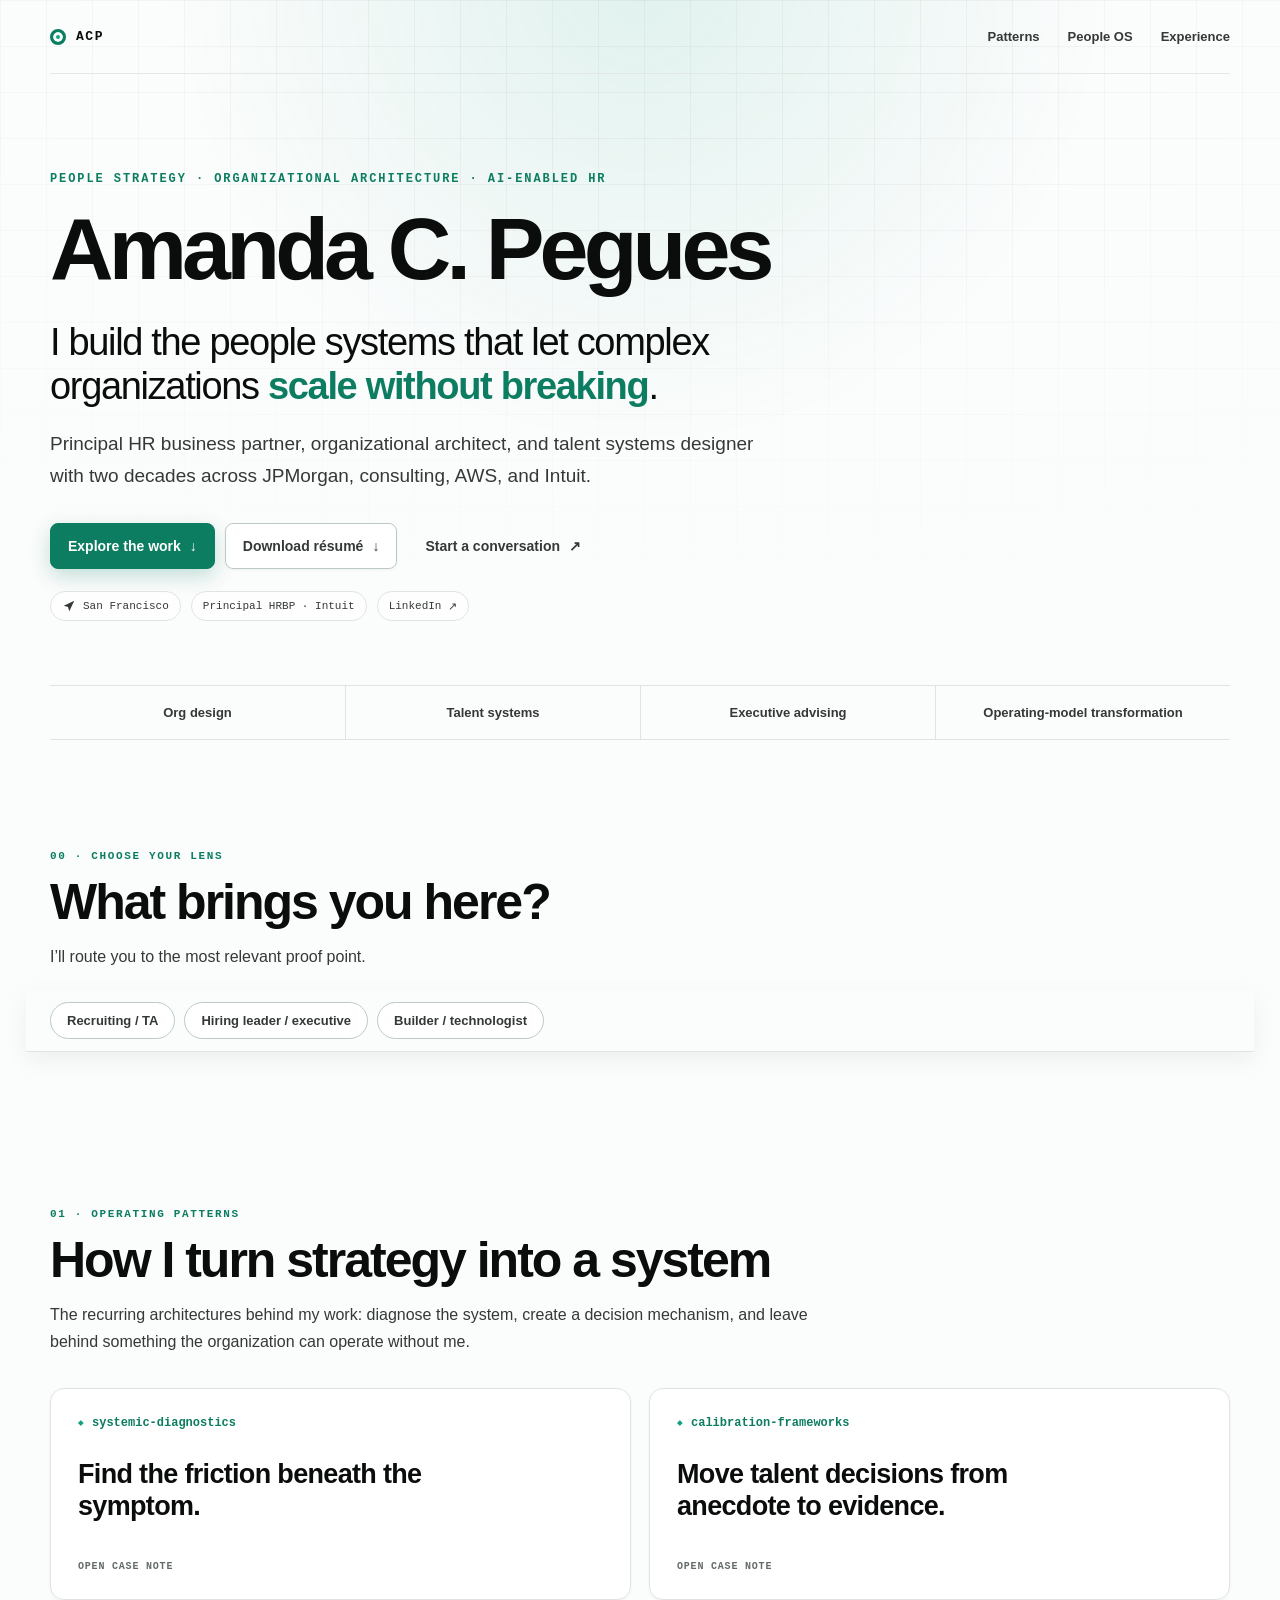
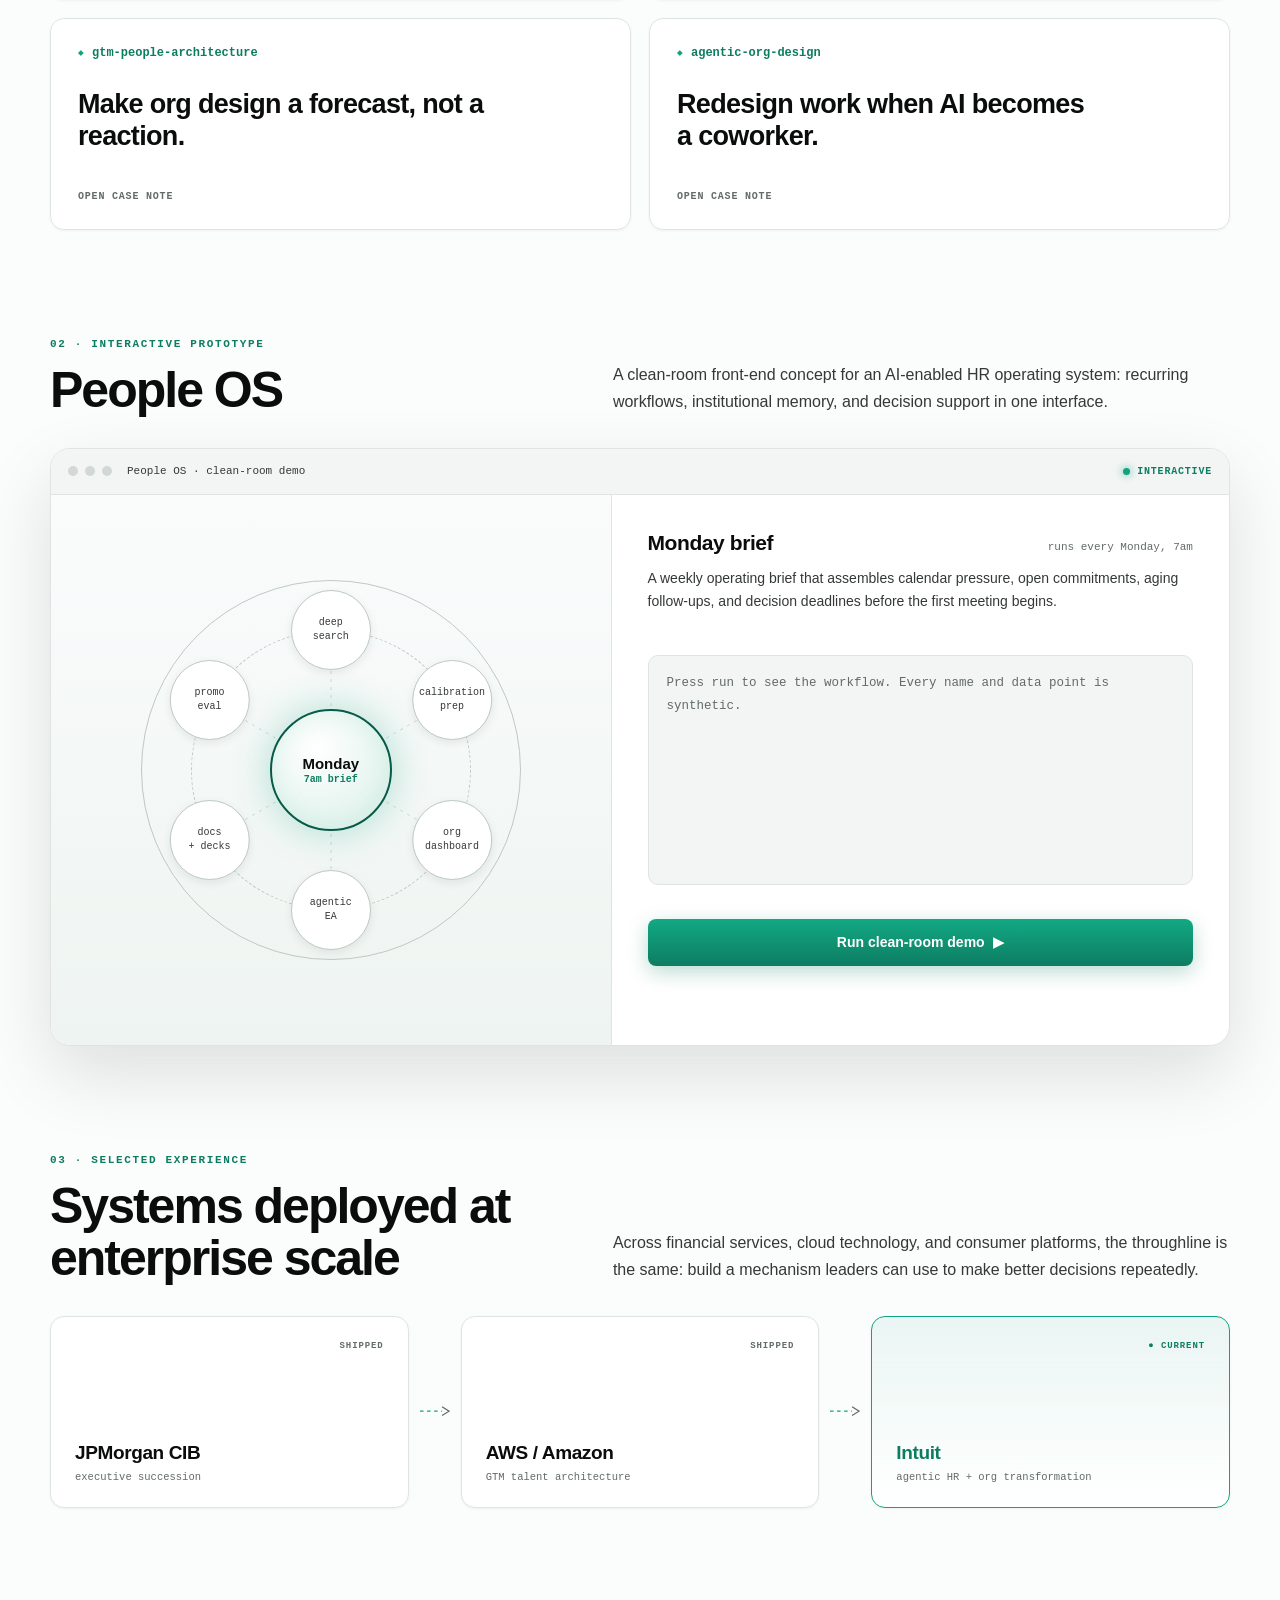
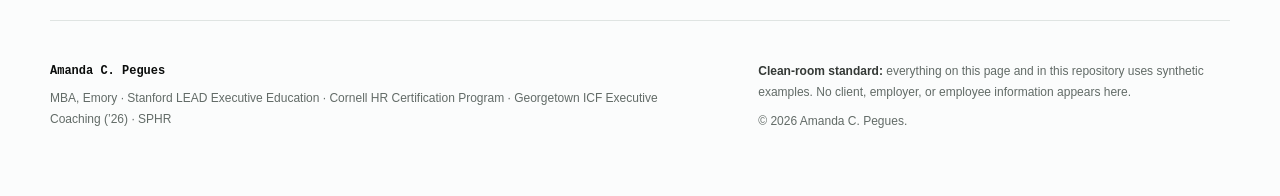
<file: index.html>
<!DOCTYPE html>
<html lang="en">
<head>
  <meta charset="utf-8">
  <meta name="viewport" content="width=device-width, initial-scale=1">
  <meta name="description" content="Amanda C. Pegues is a principal HR business partner, organizational architect, and talent systems designer who builds people systems that scale.">
  <meta name="theme-color" content="#0d8a6a">
  <meta name="referrer" content="strict-origin-when-cross-origin">

  <meta property="og:title" content="Amanda C. Pegues · People OS">
  <meta property="og:description" content="People strategy, organizational architecture, talent systems, and an interactive clean-room People OS prototype.">
  <meta property="og:type" content="website">
  <meta property="og:image" content="assets/og-card.png">
  <meta property="og:image:width" content="1200">
  <meta property="og:image:height" content="630">
  <meta property="og:image:alt" content="Amanda C. Pegues — building people systems that scale without breaking">

  <meta name="twitter:card" content="summary_large_image">
  <meta name="twitter:title" content="Amanda C. Pegues · People OS">
  <meta name="twitter:description" content="People strategy, organizational architecture, talent systems, and an interactive People OS prototype.">
  <meta name="twitter:image" content="assets/og-card.png">

  <title>Amanda C. Pegues · People OS</title>
  <link rel="icon" href="assets/favicon.svg" type="image/svg+xml">
  <link rel="stylesheet" href="styles.css">
  <script src="script.js" defer></script>

  <script type="application/ld+json">
  {
    "@context": "https://schema.org",
    "@type": "Person",
    "name": "Amanda C. Pegues",
    "jobTitle": "Principal HR Business Partner and Organizational Architect",
    "description": "People strategy leader and talent systems designer who builds the operating systems that help organizations scale.",
    "email": "mailto:amanda.pegues@gmail.com",
    "address": {
      "@type": "PostalAddress",
      "addressLocality": "San Francisco",
      "addressRegion": "CA",
      "addressCountry": "US"
    },
    "sameAs": [
      "https://www.linkedin.com/in/amandacpegues"
    ],
    "worksFor": {
      "@type": "Organization",
      "name": "Intuit"
    }
  }
  </script>

  <!-- Optional privacy-friendly analytics:
  <script data-goatcounter="https://YOURCODE.goatcounter.com/count" async src="https://gc.zgo.at/count.js"></script>
  -->
</head>
<body>
  <a class="skip-link" href="#main-content">Skip to main content</a>
  <div class="grid-bg" aria-hidden="true"></div>
  <div class="aurora" aria-hidden="true"></div>

  <div class="site-shell">
    <nav class="top-nav" aria-label="Primary navigation">
      <a class="wordmark" href="#top" aria-label="Amanda C. Pegues, home">
        <span class="wordmark-mark" aria-hidden="true"></span>
        <span>ACP</span>
      </a>
      <div class="top-nav-links">
        <a href="#patterns">Patterns</a>
        <a href="#peopleos">People OS</a>
        <a href="#history">Experience</a>
      </div>
    </nav>

    <header id="top" class="hero">
      <p class="kicker">People strategy · organizational architecture · AI-enabled HR</p>
      <h1>Amanda C. Pegues</h1>
      <p class="tagline">I build the people systems that let complex organizations <em>scale without breaking</em>.</p>
      <p class="subline">Principal HR business partner, organizational architect, and talent systems designer with two decades across JPMorgan, consulting, AWS, and Intuit.</p>

      <div class="hero-actions" role="group" aria-label="Contact and profile links">
        <a class="button button-primary" href="#patterns">Explore the work <span aria-hidden="true">↓</span></a>
        <a class="button" href="assets/resume.pdf" download data-resume data-track="resume-download">Download résumé <span aria-hidden="true">↓</span></a>
        <a class="button button-quiet" href="mailto:amanda.pegues@gmail.com?subject=People%20leadership%20conversation">Start a conversation <span aria-hidden="true">↗</span></a>
      </div>

      <div class="profile-meta">
        <span class="meta-chip">
          <svg viewBox="0 0 24 24" width="14" height="14" aria-hidden="true"><path d="M3 11.5 21 3l-8.5 18-2.2-7.3L3 11.5z" fill="currentColor"/></svg>
          San Francisco
        </span>
        <span class="meta-chip">Principal HRBP · Intuit</span>
        <a class="meta-chip" href="https://www.linkedin.com/in/amandacpegues" target="_blank" rel="noopener noreferrer" data-track="linkedin">LinkedIn <span aria-hidden="true">↗</span></a>
      </div>

      <ul class="capability-strip">
        <li>Org design</li>
        <li>Talent systems</li>
        <li>Executive advising</li>
        <li>Operating-model transformation</li>
      </ul>
    </header>

    <main id="main-content">
      <section class="router-section" aria-labelledby="router-heading">
        <div class="section-intro compact">
          <p class="section-number">00 · Choose your lens</p>
          <h2 id="router-heading">What brings you here?</h2>
          <p>I’ll route you to the most relevant proof point.</p>
        </div>

        <div id="navSentinel" aria-hidden="true"></div>
        <div class="router-nav" id="routerNav">
          <div class="router-buttons" id="routerBtns" role="group" aria-label="Choose a visitor type">
            <button class="router-button" type="button" data-route="recruiting" aria-pressed="false">Recruiting / TA</button>
            <button class="router-button" type="button" data-route="people-leader" aria-pressed="false">Hiring leader / executive</button>
            <button class="router-button" type="button" data-route="engineer" aria-pressed="false">Builder / technologist</button>
          </div>
        </div>
        <p class="router-output" id="routerOut" aria-live="polite"></p>
      </section>

      <section id="patterns" class="reveal" aria-labelledby="patterns-heading">
        <div class="section-intro">
          <p class="section-number">01 · Operating patterns</p>
          <h2 id="patterns-heading">How I turn strategy into a system</h2>
          <p>The recurring architectures behind my work: diagnose the system, create a decision mechanism, and leave behind something the organization can operate without me.</p>
        </div>

        <div class="pattern-grid" id="cards">
          <details class="pattern-card" data-card="diag">
            <summary>
              <span class="pattern-code">systemic-diagnostics</span>
              <span class="pattern-title">Find the friction beneath the symptom.</span>
              <span class="pattern-hint" aria-hidden="true">Open case note</span>
            </summary>
            <div class="pattern-proof">
              <p class="proof-label">In practice</p>
              <p>An enterprise velocity toolkit adopted across business units: diagnostic interviews, friction heat maps, and intervention playbooks codified so any HRBP could run the method without me in the room.</p>
            </div>
          </details>

          <details class="pattern-card" data-card="calib">
            <summary>
              <span class="pattern-code">calibration-frameworks</span>
              <span class="pattern-title">Move talent decisions from anecdote to evidence.</span>
              <span class="pattern-hint" aria-hidden="true">Open case note</span>
            </summary>
            <div class="pattern-proof">
              <p class="proof-label">In practice</p>
              <p>A predictive calibration dashboard replacing biannual spreadsheet rituals, so leaders walk into talent reviews with trend lines, flight-risk signals, and succession depth already surfaced.</p>
            </div>
          </details>

          <details class="pattern-card" data-card="gtm">
            <summary>
              <span class="pattern-code">gtm-people-architecture</span>
              <span class="pattern-title">Make org design a forecast, not a reaction.</span>
              <span class="pattern-hint" aria-hidden="true">Open case note</span>
            </summary>
            <div class="pattern-proof">
              <p class="proof-label">In practice</p>
              <p>A multi-year talent roadmap built with a Sales SVP: headcount shape, leadership bench, and skill mix modeled against the revenue plan instead of trailing it.</p>
            </div>
          </details>

          <details class="pattern-card" data-card="agentic">
            <summary>
              <span class="pattern-code">agentic-org-design</span>
              <span class="pattern-title">Redesign work when AI becomes a coworker.</span>
              <span class="pattern-hint" aria-hidden="true">Open case note</span>
            </summary>
            <div class="pattern-proof">
              <p class="proof-label">In practice</p>
              <p>Steering enterprise change readiness as HR goes agentic: redesigning roles, decision rights, and skill paths for organizations where human + AI teams become a standard unit of work.</p>
            </div>
          </details>
        </div>
      </section>

      <section id="peopleos" class="reveal" aria-labelledby="peopleos-heading">
        <div class="section-intro split-intro">
          <div>
            <p class="section-number">02 · Interactive prototype</p>
            <h2 id="peopleos-heading">People OS</h2>
          </div>
          <p>A clean-room front-end concept for an AI-enabled HR operating system: recurring workflows, institutional memory, and decision support in one interface.</p>
        </div>

        <div class="os-shell">
          <div class="os-bar">
            <span class="window-dot" aria-hidden="true"></span>
            <span class="window-dot" aria-hidden="true"></span>
            <span class="window-dot" aria-hidden="true"></span>
            <span class="os-title">People OS · clean-room demo</span>
            <span class="prototype-label"><i aria-hidden="true"></i>INTERACTIVE</span>
          </div>

          <div class="orbit-pane">
            <p class="sr-only">Choose an automation model. The diagram rotates visually, but every model is keyboard accessible.</p>
            <div class="orbit" id="orbit">
              <div class="ring ring-inner" aria-hidden="true"></div>
              <div class="ring ring-outer" aria-hidden="true"></div>
              <div class="spinner" id="spinner">
                <svg class="spokes" viewBox="0 0 380 380" aria-hidden="true">
                  <line x1="190" y1="190" x2="190" y2="50"></line>
                  <line x1="190" y1="190" x2="311.24" y2="120"></line>
                  <line x1="190" y1="190" x2="311.24" y2="260"></line>
                  <line x1="190" y1="190" x2="190" y2="330"></line>
                  <line x1="190" y1="190" x2="68.76" y2="260"></line>
                  <line x1="190" y1="190" x2="68.76" y2="120"></line>
                </svg>

                <div class="node node-1"><button class="node-button" type="button" data-model="deep-search"><span>deep</span><span>search</span></button></div>
                <div class="node node-2"><button class="node-button" type="button" data-model="calibration-prep"><span>calibration</span><span>prep</span></button></div>
                <div class="node node-3"><button class="node-button" type="button" data-model="org-dashboard"><span>org</span><span>dashboard</span></button></div>
                <div class="node node-4"><button class="node-button" type="button" data-model="agentic-ea"><span>agentic</span><span>EA</span></button></div>
                <div class="node node-5"><button class="node-button" type="button" data-model="docs-decks"><span>docs</span><span>+ decks</span></button></div>
                <div class="node node-6"><button class="node-button" type="button" data-model="promo-eval"><span>promo</span><span>eval</span></button></div>
              </div>

              <button class="core-button" id="coreNode" type="button" data-model="monday-brief">
                <strong>Monday</strong>
                <span>7am brief</span>
              </button>
            </div>
          </div>

          <div class="console">
            <div class="console-head">
              <h3 class="model-name" id="modelName">Monday brief</h3>
              <p class="model-cadence" id="modelCadence">runs every Monday, 7am</p>
            </div>
            <p class="model-description" id="modelDesc"></p>
            <div class="log" id="log" role="log" aria-label="Demo run log" aria-live="off"></div>
            <p class="sr-only" id="runStatus" aria-live="polite"></p>
            <div class="artifact" id="artifact" aria-live="polite"></div>
            <button class="execute-button" id="execBtn" type="button" aria-controls="log artifact">Run clean-room demo <span aria-hidden="true">▶</span></button>
          </div>
        </div>
      </section>

      <section id="history" class="reveal" aria-labelledby="history-heading">
        <div class="section-intro split-intro">
          <div>
            <p class="section-number">03 · Selected experience</p>
            <h2 id="history-heading">Systems deployed at enterprise scale</h2>
          </div>
          <p>Across financial services, cloud technology, and consumer platforms, the throughline is the same: build a mechanism leaders can use to make better decisions repeatedly.</p>
        </div>

        <div class="deployment-pipeline">
          <details class="deployment-card">
            <summary>
              <span class="deployment-status">SHIPPED</span>
              <span class="deployment-name">JPMorgan CIB</span>
              <span class="deployment-tag">executive succession</span>
            </summary>
            <p>Built the CEO Strategic Leadership Forum: succession architecture for the top of the house, at global investment-bank scale.</p>
          </details>

          <span class="pipeline-arrow" aria-hidden="true">
            <svg viewBox="0 0 34 14"><line x1="0" y1="7" x2="25" y2="7"></line><path d="M25 2 33 7l-8 5"></path></svg>
          </span>

          <details class="deployment-card">
            <summary>
              <span class="deployment-status">SHIPPED</span>
              <span class="deployment-name">AWS / Amazon</span>
              <span class="deployment-tag">GTM talent architecture</span>
            </summary>
            <p>A CEO-sponsored technical talent initiative: a greenfield system for finding and growing builder talent across the go-to-market organization.</p>
          </details>

          <span class="pipeline-arrow" aria-hidden="true">
            <svg viewBox="0 0 34 14"><line x1="0" y1="7" x2="25" y2="7"></line><path d="M25 2 33 7l-8 5"></path></svg>
          </span>

          <details class="deployment-card current">
            <summary>
              <span class="deployment-status">● CURRENT</span>
              <span class="deployment-name">Intuit</span>
              <span class="deployment-tag">agentic HR + org transformation</span>
            </summary>
            <p>Principal HRBP partnership across multiple VP portfolios: predictive calibration, large-scale organizational integration, and HR’s shift toward agentic workflows.</p>
          </details>
        </div>
      </section>
    </main>

    <footer class="site-footer">
      <div>
        <p class="footer-name">Amanda C. Pegues</p>
        <p>MBA, Emory · Stanford LEAD Executive Education · Cornell HR Certification Program · Georgetown ICF Executive Coaching (’26) · SPHR</p>
      </div>
      <div class="footer-note">
        <p><strong>Clean-room standard:</strong> everything on this page and in this repository uses synthetic examples. No client, employer, or employee information appears here.</p>
        <p>© <span id="year">2026</span> Amanda C. Pegues.</p>
      </div>
    </footer>
  </div>

  <noscript>
    <div class="noscript-note">The case studies remain available, but the People OS demo requires JavaScript.</div>
  </noscript>
</body>
</html>
</file>
<file: styles.css>
:root {
  --bg: #fbfcfc;
  --panel: #ffffff;
  --surface: #f3f5f4;
  --surface-2: #e9eeec;
  --border: #dfe4e2;
  --border-strong: #bdc9c4;
  --teal: #0d7d62;
  --teal-bright: #10a37f;
  --teal-deep: #075a47;
  --teal-soft: rgba(16, 163, 127, 0.09);
  --text: #0b0d0c;
  --text-secondary: #343936;
  --text-muted: #626b67;
  --shadow-sm: 0 1px 3px rgba(10, 24, 19, 0.05);
  --shadow-md: 0 12px 30px rgba(10, 24, 19, 0.09);
  --shadow-lg: 0 28px 72px rgba(10, 24, 19, 0.12);
  --radius-sm: 8px;
  --radius-md: 14px;
  --radius-lg: 20px;
  --mono: "SFMono-Regular", "Cascadia Code", "Roboto Mono", Consolas, monospace;
  --sans: Inter, ui-sans-serif, -apple-system, BlinkMacSystemFont, "Segoe UI", sans-serif;
  color-scheme: light;
}

* {
  box-sizing: border-box;
  margin: 0;
  padding: 0;
}

html {
  scroll-behavior: smooth;
}

body {
  min-width: 320px;
  overflow-x: hidden;
  background: var(--bg);
  color: var(--text);
  font-family: var(--sans);
  -webkit-font-smoothing: antialiased;
  text-rendering: optimizeLegibility;
}

button,
a {
  -webkit-tap-highlight-color: transparent;
}

button,
summary {
  font: inherit;
}

button {
  color: inherit;
}

a {
  color: inherit;
}

:focus-visible {
  outline: 3px solid rgba(16, 163, 127, 0.4);
  outline-offset: 4px;
}

::selection {
  background: rgba(16, 163, 127, 0.2);
}

.skip-link {
  position: fixed;
  top: 12px;
  left: 12px;
  z-index: 999;
  transform: translateY(-160%);
  border-radius: 6px;
  background: var(--text);
  color: #fff;
  padding: 10px 14px;
  text-decoration: none;
  transition: transform 0.2s ease;
}

.skip-link:focus {
  transform: translateY(0);
}

.sr-only {
  position: absolute !important;
  width: 1px !important;
  height: 1px !important;
  padding: 0 !important;
  margin: -1px !important;
  overflow: hidden !important;
  clip: rect(0, 0, 0, 0) !important;
  white-space: nowrap !important;
  border: 0 !important;
}

.grid-bg {
  position: fixed;
  inset: 0;
  z-index: -2;
  pointer-events: none;
  background-image:
    linear-gradient(rgba(11, 13, 12, 0.038) 1px, transparent 1px),
    linear-gradient(90deg, rgba(11, 13, 12, 0.038) 1px, transparent 1px);
  background-size: 46px 46px;
  mask-image: radial-gradient(ellipse 92% 68% at 50% 0%, #000 30%, transparent 100%);
  -webkit-mask-image: radial-gradient(ellipse 92% 68% at 50% 0%, #000 30%, transparent 100%);
}

.aurora {
  position: fixed;
  top: -560px;
  left: 50%;
  z-index: -1;
  width: 1080px;
  height: 1080px;
  transform: translateX(-50%);
  border-radius: 50%;
  background: radial-gradient(circle, rgba(16, 163, 127, 0.11) 0%, transparent 61%);
  pointer-events: none;
  animation: breathe 9s ease-in-out infinite;
}

.site-shell {
  width: min(1180px, calc(100% - 48px));
  margin: 0 auto;
}

.top-nav {
  display: flex;
  align-items: center;
  justify-content: space-between;
  min-height: 74px;
  border-bottom: 1px solid rgba(223, 228, 226, 0.8);
}

.wordmark {
  display: inline-flex;
  align-items: center;
  gap: 10px;
  font-family: var(--mono);
  font-size: 13px;
  font-weight: 700;
  letter-spacing: 0.12em;
  text-decoration: none;
}

.wordmark-mark {
  width: 16px;
  height: 16px;
  border: 3px solid var(--teal);
  border-radius: 50%;
  box-shadow: inset 0 0 0 3px var(--bg);
  background: var(--teal-bright);
}

.top-nav-links {
  display: flex;
  gap: 28px;
}

.top-nav-links a {
  color: var(--text-secondary);
  font-size: 13px;
  font-weight: 600;
  text-decoration: none;
  transition: color 0.2s ease;
}

.top-nav-links a:hover {
  color: var(--teal);
}

.hero {
  padding: 98px 0 38px;
}

.kicker,
.section-number,
.pattern-code,
.proof-label,
.model-cadence,
.deployment-status,
.deployment-tag,
.prototype-label {
  font-family: var(--mono);
}

.kicker {
  color: var(--teal);
  font-size: 12px;
  font-weight: 700;
  letter-spacing: 0.16em;
  text-transform: uppercase;
}

h1 {
  max-width: 900px;
  margin-top: 20px;
  font-size: clamp(46px, 8vw, 88px);
  font-weight: 720;
  letter-spacing: -0.055em;
  line-height: 0.98;
}

.tagline {
  max-width: 840px;
  margin-top: 28px;
  font-size: clamp(23px, 3.4vw, 38px);
  font-weight: 520;
  letter-spacing: -0.035em;
  line-height: 1.16;
}

.tagline em {
  color: var(--teal);
  font-style: normal;
  font-weight: 680;
}

.subline {
  max-width: 720px;
  margin-top: 20px;
  color: var(--text-secondary);
  font-size: clamp(16px, 1.7vw, 19px);
  line-height: 1.65;
}

.hero-actions {
  display: flex;
  flex-wrap: wrap;
  gap: 10px;
  margin-top: 32px;
}

.button {
  display: inline-flex;
  align-items: center;
  justify-content: center;
  gap: 9px;
  min-height: 46px;
  border: 1px solid var(--border-strong);
  border-radius: var(--radius-sm);
  background: rgba(255, 255, 255, 0.84);
  color: var(--text-secondary);
  padding: 11px 17px;
  font-size: 14px;
  font-weight: 650;
  text-decoration: none;
  box-shadow: var(--shadow-sm);
  transition: transform 0.18s ease, border-color 0.18s ease, box-shadow 0.18s ease, background 0.18s ease;
}

.button:hover {
  transform: translateY(-2px);
  border-color: var(--teal);
  box-shadow: 0 8px 18px rgba(10, 24, 19, 0.09);
}

.button-primary {
  border-color: var(--teal);
  background: var(--teal);
  color: #fff;
  box-shadow: 0 7px 20px rgba(13, 125, 98, 0.24);
}

.button-primary:hover {
  background: var(--teal-deep);
  color: #fff;
}

.button-quiet {
  border-color: transparent;
  background: transparent;
  box-shadow: none;
}

.profile-meta {
  display: flex;
  flex-wrap: wrap;
  gap: 10px;
  margin-top: 22px;
}

.meta-chip {
  display: inline-flex;
  align-items: center;
  gap: 7px;
  border: 1px solid var(--border);
  border-radius: 999px;
  background: rgba(255, 255, 255, 0.62);
  color: var(--text-secondary);
  padding: 7px 11px;
  font-family: var(--mono);
  font-size: 11px;
  text-decoration: none;
}

.capability-strip {
  display: grid;
  grid-template-columns: repeat(4, 1fr);
  margin-top: 64px;
  list-style: none;
  border-top: 1px solid var(--border);
  border-bottom: 1px solid var(--border);
}

.capability-strip li {
  padding: 19px 14px;
  color: var(--text-secondary);
  font-size: 13px;
  font-weight: 650;
  text-align: center;
}

.capability-strip li + li {
  border-left: 1px solid var(--border);
}

main section {
  padding-top: 108px;
  scroll-margin-top: 94px;
}

.router-section {
  padding-top: 72px;
}

.section-intro {
  max-width: 800px;
  margin-bottom: 32px;
}

.section-intro.compact {
  margin-bottom: 20px;
}

.section-number {
  margin-bottom: 14px;
  color: var(--teal);
  font-size: 11px;
  font-weight: 700;
  letter-spacing: 0.15em;
  text-transform: uppercase;
}

h2 {
  font-size: clamp(31px, 4.2vw, 50px);
  font-weight: 700;
  letter-spacing: -0.04em;
  line-height: 1.04;
}

.section-intro > p:last-child,
.split-intro > p {
  margin-top: 15px;
  color: var(--text-secondary);
  font-size: 16px;
  line-height: 1.7;
}

.split-intro {
  display: grid;
  grid-template-columns: minmax(280px, 0.9fr) minmax(320px, 1.1fr);
  gap: 58px;
  max-width: none;
  align-items: end;
}

.split-intro > p {
  margin-top: 0;
}

.router-nav {
  position: sticky;
  top: 0;
  z-index: 80;
  margin-inline: -24px;
  padding: 12px 24px;
  border-bottom: 1px solid transparent;
  background: rgba(251, 252, 252, 0.9);
  backdrop-filter: blur(14px);
  -webkit-backdrop-filter: blur(14px);
  transition: border-color 0.2s ease, box-shadow 0.2s ease;
}

.router-nav.stuck {
  border-bottom-color: var(--border);
  box-shadow: 0 8px 24px rgba(10, 24, 19, 0.06);
}

.router-buttons {
  display: flex;
  flex-wrap: wrap;
  gap: 9px;
}

.router-button {
  border: 1px solid var(--border-strong);
  border-radius: 999px;
  background: var(--panel);
  padding: 10px 16px;
  color: var(--text-secondary);
  cursor: pointer;
  font-size: 13px;
  font-weight: 650;
  transition: transform 0.18s ease, border-color 0.18s ease, color 0.18s ease, background 0.18s ease;
}

.router-button:hover {
  transform: translateY(-1px);
  border-color: var(--teal);
  color: var(--text);
}

.router-button[aria-pressed="true"] {
  border-color: var(--teal);
  background: var(--teal-soft);
  color: var(--teal-deep);
}

.router-output {
  min-height: 48px;
  padding-top: 15px;
  color: var(--text-secondary);
  font-size: 14px;
  line-height: 1.55;
}

.router-output .path {
  color: var(--teal);
  font-family: var(--mono);
  font-size: 12px;
  font-weight: 700;
}

.pattern-grid {
  display: grid;
  grid-template-columns: 1fr 1fr;
  gap: 18px;
}

.pattern-card {
  position: relative;
  overflow: hidden;
  border: 1px solid var(--border);
  border-radius: var(--radius-md);
  background: rgba(255, 255, 255, 0.92);
  box-shadow: var(--shadow-sm);
  transition: transform 0.22s ease, opacity 0.3s ease, border-color 0.22s ease, box-shadow 0.22s ease;
}

.pattern-card::before {
  content: "";
  position: absolute;
  inset: 0;
  z-index: 0;
  pointer-events: none;
  background: radial-gradient(440px circle at var(--mx, 50%) var(--my, 50%), rgba(16, 163, 127, 0.08), transparent 45%);
  opacity: 0;
  transition: opacity 0.25s ease;
}

.pattern-card:hover::before,
.pattern-card:focus-within::before {
  opacity: 1;
}

.pattern-card:hover,
.pattern-card:focus-within {
  transform: translateY(-3px);
  border-color: var(--border-strong);
  box-shadow: var(--shadow-md);
}

.pattern-card.spot {
  border-color: var(--teal);
  box-shadow: 0 12px 32px rgba(16, 163, 127, 0.16);
}

.pattern-card.dimmed {
  opacity: 0.45;
}

.pattern-card summary {
  position: relative;
  z-index: 1;
  display: flex;
  min-height: 210px;
  flex-direction: column;
  cursor: pointer;
  list-style: none;
  padding: 27px;
}

.pattern-card summary::-webkit-details-marker {
  display: none;
}

.pattern-code {
  display: flex;
  align-items: center;
  gap: 9px;
  color: var(--teal);
  font-size: 12px;
  font-weight: 700;
}

.pattern-code::before {
  content: "◆";
  color: var(--teal-bright);
  font-size: 7px;
}

.pattern-title {
  max-width: 410px;
  margin-top: 28px;
  font-size: clamp(20px, 2.2vw, 27px);
  font-weight: 680;
  letter-spacing: -0.025em;
  line-height: 1.2;
}

.pattern-hint {
  margin-top: auto;
  padding-top: 26px;
  color: var(--text-muted);
  font-family: var(--mono);
  font-size: 10px;
  font-weight: 650;
  letter-spacing: 0.08em;
  text-transform: uppercase;
}

.pattern-card[open] .pattern-hint::after {
  content: " · close";
}

.pattern-proof {
  position: relative;
  z-index: 1;
  margin: 0 27px 27px;
  border-radius: 9px;
  background: var(--surface);
  padding: 18px;
  color: var(--text-secondary);
  font-size: 14px;
  line-height: 1.7;
}

.proof-label {
  margin-bottom: 7px;
  color: var(--teal);
  font-size: 10px;
  font-weight: 800;
  letter-spacing: 0.12em;
  text-transform: uppercase;
}

.os-shell {
  display: grid;
  grid-template-columns: minmax(400px, 0.95fr) minmax(430px, 1.05fr);
  overflow: hidden;
  border: 1px solid var(--border);
  border-radius: var(--radius-lg);
  background: var(--panel);
  box-shadow: var(--shadow-lg);
}

.os-bar {
  grid-column: 1 / -1;
  display: flex;
  align-items: center;
  gap: 7px;
  min-height: 46px;
  border-bottom: 1px solid var(--border);
  background: var(--surface);
  padding: 0 17px;
}

.window-dot {
  width: 10px;
  height: 10px;
  border-radius: 50%;
  background: #d1d8d5;
}

.os-title {
  margin-left: 8px;
  color: var(--text-secondary);
  font-family: var(--mono);
  font-size: 11px;
}

.prototype-label {
  display: inline-flex;
  align-items: center;
  gap: 7px;
  margin-left: auto;
  color: var(--teal);
  font-size: 10px;
  font-weight: 750;
  letter-spacing: 0.08em;
}

.prototype-label i {
  width: 7px;
  height: 7px;
  border-radius: 50%;
  background: var(--teal-bright);
  box-shadow: 0 0 9px rgba(16, 163, 127, 0.8);
  animation: blink 1.7s ease infinite;
}

.orbit-pane {
  display: flex;
  min-height: 550px;
  align-items: center;
  justify-content: center;
  overflow: hidden;
  background: linear-gradient(180deg, #fafcfc, #eef4f1);
  padding: 38px 12px;
}

.orbit {
  position: relative;
  width: 380px;
  height: 380px;
  flex: 0 0 auto;
  transform-origin: center;
}

.ring {
  position: absolute;
  top: 50%;
  left: 50%;
  transform: translate(-50%, -50%);
  border: 1px solid var(--border-strong);
  border-radius: 50%;
  pointer-events: none;
}

.ring-inner {
  width: 280px;
  height: 280px;
  border-style: dashed;
  animation: ring-spin 82s linear infinite reverse;
}

.ring-outer {
  width: 380px;
  height: 380px;
}

.spinner {
  position: absolute;
  inset: 0;
  animation: spinner-spin 72s linear infinite;
}

.spokes {
  position: absolute;
  inset: 0;
  width: 100%;
  height: 100%;
  pointer-events: none;
}

.spokes line {
  stroke: rgba(13, 125, 98, 0.21);
  stroke-width: 1;
  stroke-dasharray: 3 5;
}

.node {
  position: absolute;
  top: 50%;
  left: 50%;
  width: 0;
  height: 0;
}

.node-1 { transform: translate(0, -140px); }
.node-2 { transform: translate(121.24px, -70px); }
.node-3 { transform: translate(121.24px, 70px); }
.node-4 { transform: translate(0, 140px); }
.node-5 { transform: translate(-121.24px, 70px); }
.node-6 { transform: translate(-121.24px, -70px); }

.node-button {
  position: absolute;
  width: 80px;
  height: 80px;
  transform: translate(-50%, -50%);
  border: 1px solid var(--border-strong);
  border-radius: 50%;
  background: var(--panel);
  box-shadow: 0 3px 10px rgba(10, 24, 19, 0.08);
  cursor: pointer;
  animation: node-counter-spin 72s linear infinite;
  transition: border-color 0.2s ease, box-shadow 0.2s ease, background 0.2s ease;
}

.node-button span {
  display: block;
  color: var(--text-secondary);
  font-family: var(--mono);
  font-size: 10px;
  line-height: 1.35;
}

.node-button:hover,
.node-button:focus-visible {
  border-color: var(--teal);
}

.node-button[aria-pressed="true"] {
  border-color: var(--teal);
  background: #e5f5ef;
  box-shadow: 0 0 24px rgba(16, 163, 127, 0.3);
}

.node-button[aria-pressed="true"] span {
  color: var(--teal-deep);
  font-weight: 750;
}

.core-button {
  position: absolute;
  top: 50%;
  left: 50%;
  z-index: 4;
  display: flex;
  width: 122px;
  height: 122px;
  transform: translate(-50%, -50%);
  flex-direction: column;
  align-items: center;
  justify-content: center;
  border: 2px solid var(--teal-bright);
  border-radius: 50%;
  background: radial-gradient(circle at 38% 32%, #fff, #e2f3ed 72%);
  box-shadow: 0 0 38px rgba(16, 163, 127, 0.3), inset 0 0 24px rgba(16, 163, 127, 0.08);
  cursor: pointer;
  animation: pulse 3.4s ease-in-out infinite;
}

.core-button strong {
  font-size: 15px;
  font-weight: 720;
}

.core-button span {
  margin-top: 2px;
  color: var(--teal);
  font-family: var(--mono);
  font-size: 10px;
  font-weight: 700;
}

.core-button[aria-pressed="true"] {
  border-color: var(--teal-deep);
}

.orbit:focus-within .spinner,
.orbit:focus-within .node-button,
.orbit:hover .spinner,
.orbit:hover .node-button {
  animation-play-state: paused;
}

.console {
  display: flex;
  min-height: 550px;
  flex-direction: column;
  border-left: 1px solid var(--border);
  padding: 36px;
}

.console-head {
  display: flex;
  align-items: baseline;
  justify-content: space-between;
  gap: 14px;
}

.model-name {
  font-size: 21px;
  font-weight: 720;
  letter-spacing: -0.02em;
}

.model-cadence {
  color: var(--text-muted);
  font-size: 11px;
}

.model-description {
  min-height: 70px;
  margin-top: 12px;
  color: var(--text-secondary);
  font-size: 14px;
  line-height: 1.7;
}

.log {
  min-height: 185px;
  max-height: 230px;
  flex: 1;
  overflow-y: auto;
  margin-top: 18px;
  border: 1px solid var(--border);
  border-radius: 10px;
  background: var(--surface);
  padding: 16px 18px;
  font-family: var(--mono);
  font-size: 12.5px;
  line-height: 1.9;
}

.log::-webkit-scrollbar {
  width: 5px;
}

.log::-webkit-scrollbar-thumb {
  border-radius: 3px;
  background: var(--border-strong);
}

.log .step,
.log .ok {
  color: var(--teal);
  font-weight: 800;
}

.log .body {
  color: var(--text);
}

.log .meta {
  color: var(--text-muted);
}

.artifact {
  max-height: 0;
  overflow: hidden;
  margin-top: 14px;
  border: 1px solid transparent;
  border-radius: 10px;
  background: #fff;
  opacity: 0;
  transition: max-height 0.55s ease, opacity 0.4s ease, border-color 0.4s ease;
}

.artifact.show {
  max-height: 570px;
  border-color: var(--border);
  opacity: 1;
}

.artifact-head {
  display: flex;
  align-items: center;
  justify-content: space-between;
  gap: 10px;
  border-bottom: 1px solid var(--border);
  background: var(--surface);
  padding: 9px 14px;
  color: var(--text-muted);
  font-family: var(--mono);
  font-size: 10px;
  letter-spacing: 0.07em;
  text-transform: uppercase;
}

.artifact-head strong {
  color: var(--teal);
}

.artifact-body {
  padding: 14px 16px;
  color: var(--text);
  font-size: 12.5px;
  line-height: 1.7;
}

.artifact-body ol {
  padding-left: 20px;
}

.artifact-body li {
  margin: 4px 0;
}

.artifact-body .note {
  margin-top: 8px;
  color: var(--text-muted);
  font-size: 11px;
}

.artifact-question {
  font-weight: 700;
}

.artifact-tiles {
  display: grid;
  grid-template-columns: repeat(3, 1fr);
  gap: 9px;
}

.artifact-tile {
  border: 1px solid var(--border);
  border-radius: 7px;
  background: var(--surface);
  padding: 10px 7px;
  text-align: center;
}

.artifact-tile strong {
  display: block;
  font-size: 17px;
}

.artifact-tile span {
  display: block;
  margin-top: 3px;
  color: var(--text-muted);
  font-family: var(--mono);
  font-size: 9.5px;
  line-height: 1.45;
}

.artifact-tile .positive {
  color: var(--teal);
  font-weight: 700;
}

.artifact-tile .warning {
  color: #8b650e;
  font-weight: 700;
}

.artifact-table {
  width: 100%;
  border-collapse: collapse;
  font-size: 12px;
}

.artifact-table td {
  border-bottom: 1px solid var(--border);
  padding: 6px 4px;
}

.artifact-table tr:last-child td {
  border-bottom: 0;
}

.artifact-table td:last-child {
  color: var(--text-muted);
  font-family: var(--mono);
  font-size: 10.5px;
  text-align: right;
}

.artifact-item {
  display: flex;
  align-items: baseline;
  gap: 8px;
  padding: 4px 0;
}

.artifact-tag {
  flex: 0 0 auto;
  border-radius: 4px;
  background: var(--surface-2);
  color: var(--text-muted);
  padding: 2px 7px;
  font-family: var(--mono);
  font-size: 9px;
  font-weight: 800;
  letter-spacing: 0.05em;
}

.artifact-tag.urgent { background: #fdeaea; color: #a62f2f; }
.artifact-tag.owed { background: #fdf2d9; color: #8a6207; }
.artifact-tag.routed { background: #e4f4ee; color: var(--teal); }

.execute-button {
  display: flex;
  align-items: center;
  justify-content: center;
  gap: 8px;
  width: 100%;
  min-height: 47px;
  margin-top: 18px;
  border: 0;
  border-radius: 8px;
  background: linear-gradient(180deg, #12a984, #0d7d62);
  color: #fff;
  box-shadow: 0 6px 20px rgba(13, 125, 98, 0.28);
  cursor: pointer;
  font-size: 14px;
  font-weight: 700;
  transition: transform 0.16s ease, box-shadow 0.2s ease, opacity 0.2s ease;
}

.execute-button:hover {
  transform: translateY(-1px);
  box-shadow: 0 9px 26px rgba(13, 125, 98, 0.36);
}

.execute-button:disabled {
  transform: none;
  cursor: wait;
  opacity: 0.58;
}

.deployment-pipeline {
  display: grid;
  grid-template-columns: 1fr auto 1fr auto 1fr;
  align-items: stretch;
}

.deployment-card {
  position: relative;
  overflow: hidden;
  border: 1px solid var(--border);
  border-radius: var(--radius-md);
  background: var(--panel);
  box-shadow: var(--shadow-sm);
  transition: transform 0.22s ease, border-color 0.22s ease, box-shadow 0.22s ease;
}

.deployment-card:hover,
.deployment-card:focus-within {
  transform: translateY(-2px);
  border-color: var(--border-strong);
  box-shadow: var(--shadow-md);
}

.deployment-card.current {
  border-color: var(--teal-bright);
  background: linear-gradient(180deg, rgba(16, 163, 127, 0.07), #fff);
}

.deployment-card summary {
  display: flex;
  min-height: 190px;
  flex-direction: column;
  cursor: pointer;
  list-style: none;
  padding: 24px;
}

.deployment-card summary::-webkit-details-marker {
  display: none;
}

.deployment-status {
  align-self: flex-end;
  color: var(--text-muted);
  font-size: 9px;
  font-weight: 800;
  letter-spacing: 0.1em;
}

.deployment-card.current .deployment-status,
.deployment-card.current .deployment-name {
  color: var(--teal);
}

.deployment-name {
  margin-top: auto;
  font-size: 19px;
  font-weight: 720;
  letter-spacing: -0.02em;
}

.deployment-tag {
  margin-top: 7px;
  color: var(--text-muted);
  font-size: 10.5px;
}

.deployment-card > p {
  margin: 0 24px 24px;
  color: var(--text-secondary);
  font-size: 13.5px;
  line-height: 1.65;
}

.pipeline-arrow {
  display: flex;
  align-items: center;
  justify-content: center;
  padding: 0 11px;
}

.pipeline-arrow svg {
  width: 30px;
}

.pipeline-arrow line {
  stroke: var(--teal-bright);
  stroke-width: 1.5;
  stroke-dasharray: 4 4;
  animation: flow 1.25s linear infinite;
}

.pipeline-arrow path {
  fill: none;
  stroke: var(--text-muted);
  stroke-width: 1.4;
}

.site-footer {
  display: grid;
  grid-template-columns: 1.15fr 0.85fr;
  gap: 70px;
  margin-top: 112px;
  border-top: 1px solid var(--border);
  padding: 40px 0 60px;
  color: var(--text-muted);
  font-size: 12px;
  line-height: 1.75;
}

.footer-name {
  margin-bottom: 6px;
  color: var(--text);
  font-family: var(--mono);
  font-weight: 800;
}

.footer-note p + p {
  margin-top: 8px;
}

.footer-note strong {
  color: var(--text-secondary);
}

.reveal {
  opacity: 0;
  transform: translateY(25px);
  transition: opacity 0.75s cubic-bezier(0.2, 0.7, 0.2, 1), transform 0.75s cubic-bezier(0.2, 0.7, 0.2, 1);
}

.reveal.visible {
  opacity: 1;
  transform: none;
}

.error-page {
  display: grid;
  min-height: 100vh;
  place-items: center;
}

.error-panel {
  max-width: 680px;
  padding: 48px 0;
}

.error-title {
  font-size: clamp(46px, 8vw, 76px);
}

.noscript-note {
  position: fixed;
  right: 16px;
  bottom: 16px;
  z-index: 100;
  max-width: 360px;
  border: 1px solid var(--border-strong);
  border-radius: 8px;
  background: #fff;
  padding: 12px 14px;
  box-shadow: var(--shadow-md);
  color: var(--text-secondary);
  font-size: 13px;
}

@keyframes breathe {
  0%, 100% { opacity: 0.68; }
  50% { opacity: 1; }
}

@keyframes blink {
  50% { opacity: 0.25; }
}

@keyframes ring-spin {
  to { transform: translate(-50%, -50%) rotate(360deg); }
}

@keyframes spinner-spin {
  to { transform: rotate(360deg); }
}

@keyframes node-counter-spin {
  from { transform: translate(-50%, -50%) rotate(0); }
  to { transform: translate(-50%, -50%) rotate(-360deg); }
}

@keyframes pulse {
  0%, 100% { box-shadow: 0 0 28px rgba(16, 163, 127, 0.24), inset 0 0 22px rgba(16, 163, 127, 0.07); }
  50% { box-shadow: 0 0 52px rgba(16, 163, 127, 0.42), inset 0 0 27px rgba(16, 163, 127, 0.12); }
}

@keyframes flow {
  to { stroke-dashoffset: -8; }
}

@media (max-width: 980px) {
  .os-shell {
    grid-template-columns: 1fr;
  }

  .console {
    min-height: 0;
    border-top: 1px solid var(--border);
    border-left: 0;
  }

  .deployment-pipeline {
    grid-template-columns: 1fr;
  }

  .pipeline-arrow {
    min-height: 46px;
    transform: rotate(90deg);
  }
}

@media (max-width: 760px) {
  .site-shell {
    width: min(100% - 32px, 1180px);
  }

  .top-nav-links {
    gap: 16px;
  }

  .top-nav-links a {
    font-size: 12px;
  }

  .hero {
    padding-top: 72px;
  }

  .capability-strip {
    grid-template-columns: 1fr 1fr;
  }

  .capability-strip li:nth-child(3) {
    border-left: 0;
    border-top: 1px solid var(--border);
  }

  .capability-strip li:nth-child(4) {
    border-top: 1px solid var(--border);
  }

  main section {
    padding-top: 88px;
  }

  .split-intro {
    grid-template-columns: 1fr;
    gap: 18px;
  }

  .pattern-grid {
    grid-template-columns: 1fr;
  }

  .pattern-card summary {
    min-height: 190px;
  }

  .router-nav {
    margin-inline: -16px;
    padding-inline: 16px;
  }

  .site-footer {
    grid-template-columns: 1fr;
    gap: 24px;
  }
}

@media (max-width: 520px) {
  .top-nav-links a:nth-child(2) {
    display: none;
  }

  h1 {
    font-size: 48px;
  }

  .tagline {
    font-size: 26px;
  }

  .hero-actions {
    align-items: stretch;
    flex-direction: column;
  }

  .button {
    width: 100%;
  }

  .capability-strip {
    grid-template-columns: 1fr;
  }

  .capability-strip li + li,
  .capability-strip li:nth-child(3),
  .capability-strip li:nth-child(4) {
    border-top: 1px solid var(--border);
    border-left: 0;
  }

  .router-buttons {
    flex-wrap: nowrap;
    overflow-x: auto;
    padding-bottom: 4px;
    scrollbar-width: none;
  }

  .router-buttons::-webkit-scrollbar {
    display: none;
  }

  .router-button {
    flex: 0 0 auto;
  }

  .os-bar {
    padding-inline: 12px;
  }

  .os-title {
    max-width: 175px;
    overflow: hidden;
    text-overflow: ellipsis;
    white-space: nowrap;
  }

  .orbit-pane {
    min-height: 410px;
    padding-inline: 4px;
  }

  .console {
    padding: 25px 20px;
  }

  .console-head {
    align-items: flex-start;
    flex-direction: column;
    gap: 4px;
  }

  .model-description {
    min-height: 0;
  }

  .artifact-tiles {
    grid-template-columns: 1fr;
  }
}

@media (prefers-reduced-motion: reduce) {
  html {
    scroll-behavior: auto;
  }

  *,
  *::before,
  *::after {
    scroll-behavior: auto !important;
    animation-duration: 0.01ms !important;
    animation-iteration-count: 1 !important;
    transition-duration: 0.01ms !important;
  }

  .reveal {
    opacity: 1;
    transform: none;
  }
}
</file>
